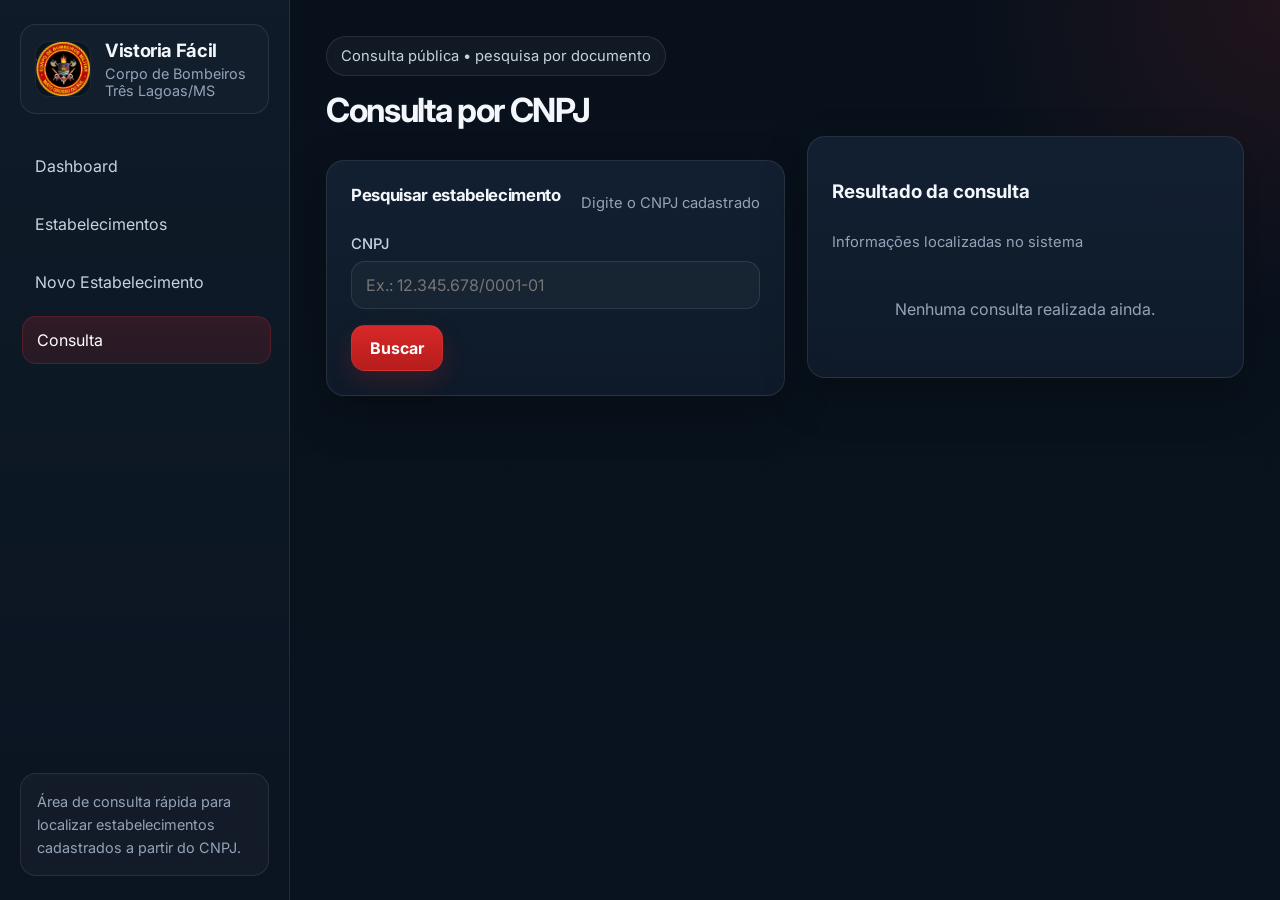
<file: consulta.html>
<!DOCTYPE html>
<html lang="pt-BR">
<head>
<meta charset="UTF-8" />
<meta name="viewport" content="width=device-width, initial-scale=1.0" />
    <title>Consulta por CNPJ - Vistoria Fácil</title>
    <link rel="icon" type="image/jpeg" href="assets/favicon.png" />
    <link rel="stylesheet" href="style.css" />
</head>
<body>
    <div class="layout">
    <aside class="sidebar">
        <div class="sidebar-top">
        <div class="brand">
            <img src="assets/favicon.png" alt="Logo do sistema" class="brand-logo" />
            <div class="brand-text">
            <h2>Vistoria Fácil</h2>
            <p>Corpo de Bombeiros <br />
                Três Lagoas/MS</p>
            </div>
        </div>

        <nav class="nav-links">
            <a href="index.html">Dashboard</a>
            <a href="estabelecimentos.html">Estabelecimentos</a>
            <a href="novo-estabelecimento.html">Novo Estabelecimento</a>
            <a href="consulta.html" class="ativo">Consulta</a>
        </nav>
        </div>

        <div class="sidebar-footer">
        Área de consulta rápida para localizar estabelecimentos cadastrados a partir do CNPJ.
        </div>
    </aside>

    <main class="content">
        <div class="page-header">
        <div>
            <span class="hero-badge">Consulta pública • pesquisa por documento</span>
            <h1>Consulta por CNPJ</h1>
        </div>
        </div>

        <section class="search-layout">
        <div class="box">
            <div class="section-head">
            <h3>Pesquisar estabelecimento</h3>
            <span class="section-note">Digite o CNPJ cadastrado</span>
            </div>

            <div class="form-group">
            <label for="cnpjBusca">CNPJ</label>
            <input type="text" id="cnpjBusca" placeholder="Ex.: 12.345.678/0001-01" />
            </div>

            <div style="margin-top: 16px;">
            <button class="btn" onclick="consultar()">Buscar</button>
            </div>
        </div>

        <div class="result-card">
            <div class="section-head">
            <h3>Resultado da consulta</h3>
            <span class="section-note">Informações localizadas no sistema</span>
            </div>

            <div id="resultadoConsulta" class="empty-state">
            Nenhuma consulta realizada ainda.
            </div>
        </div>
        </section>
    </main>
    </div>

    <script src="script.js"></script>
</body>
</html>
</file>
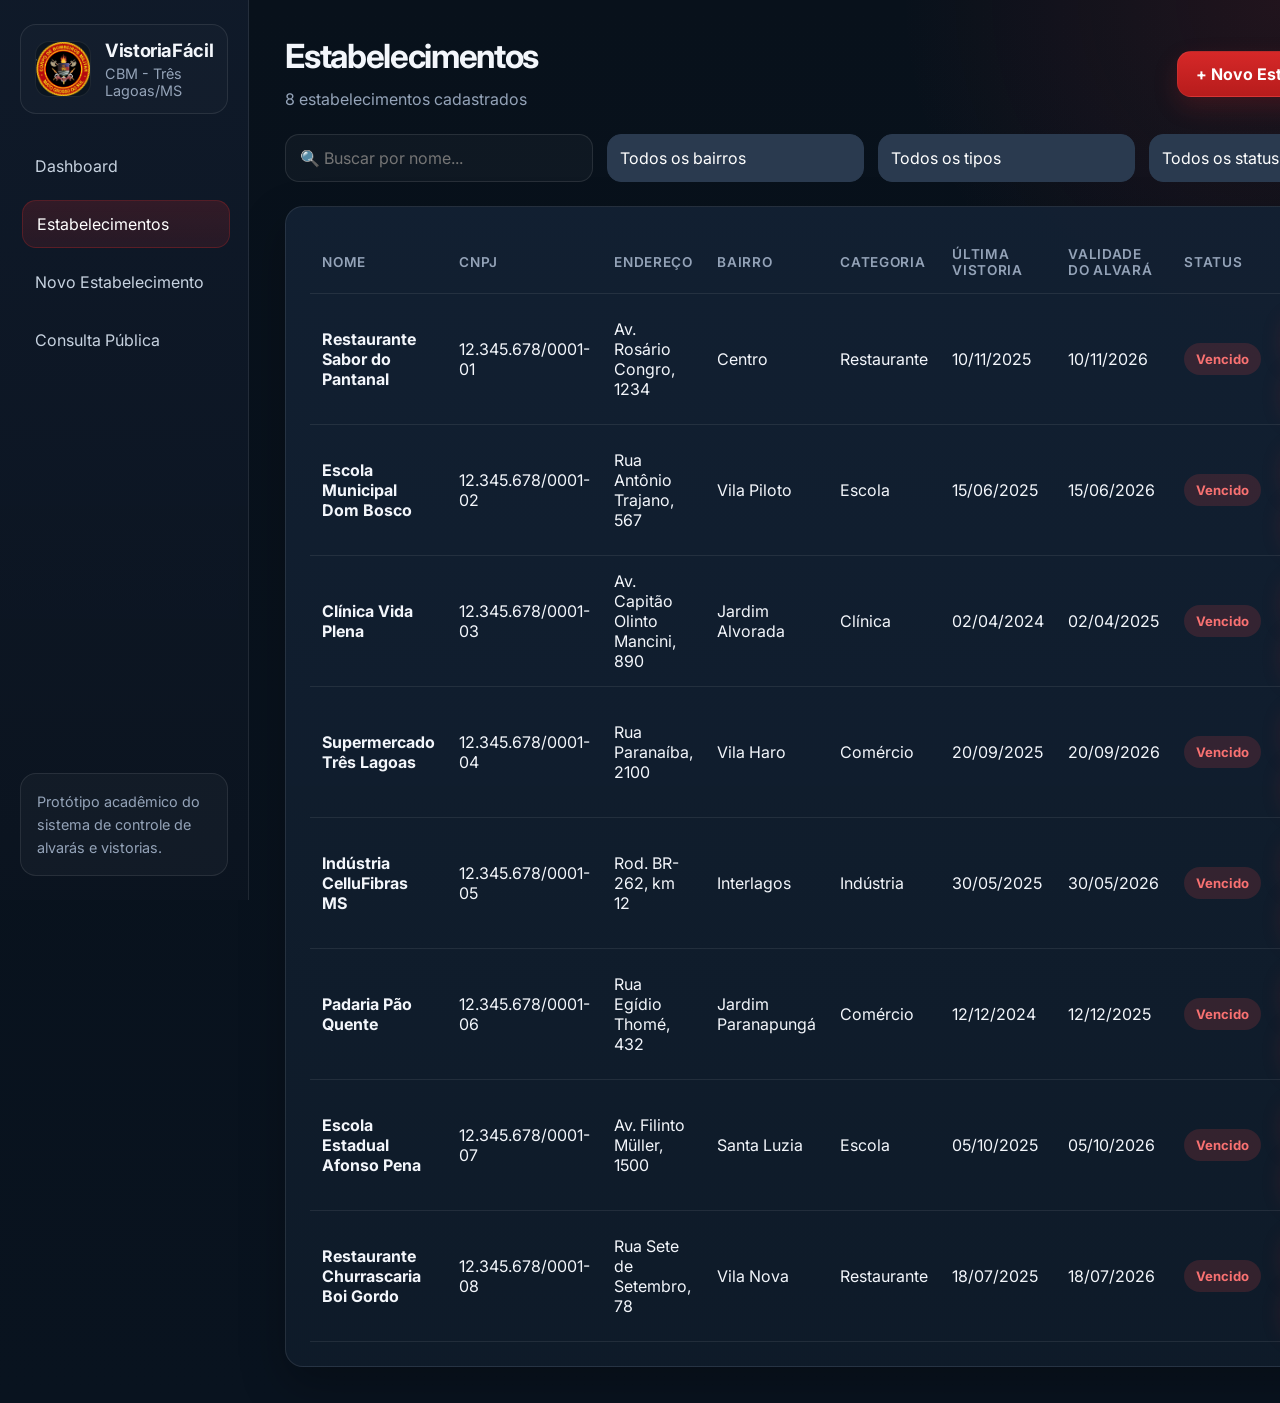
<file: estabelecimento.html>
<!DOCTYPE html>
<html lang="pt-BR">
<head>
    <!-- Configurações básicas -->
    <meta charset="UTF-8" />
    <meta name="viewport" content="width=device-width, initial-scale=1.0" />
    <title>Estabelecimentos - VistoriaFácil</title>

    <!-- Ícone da aba -->
    <link rel="icon" type="image/png" href="assets/favicon.png" />

    <!-- Arquivo de estilos -->
    <link rel="stylesheet" href="style.css" />
</head>
<body>
<div class="layout">

    <!-- 
        MENU LATERAL (SIDEBAR)
        Navegação principal do sistema.
    -->
    <aside class="sidebar">
        <div class="sidebar-top">

            <!-- Marca do sistema com logo -->
            <div class="brand">
                <img src="assets/logo.png" alt="Logo" class="brand-logo" />
                <div class="brand-text">
                    <h2>VistoriaFácil</h2>
                    <p>CBM - Três Lagoas/MS</p>
                </div>
            </div>

            <!-- Links de navegação -->
            <nav class="nav-links">
                <a href="index.html">Dashboard</a>
                <a href="estabelecimentos.html" class="ativo">Estabelecimentos</a>
                <a href="novo-estabelecimento.html">Novo Estabelecimento</a>
                <a href="consulta.html">Consulta Pública</a>
            </nav>
        </div>

        <div class="sidebar-footer">
            Protótipo acadêmico do sistema de controle de alvarás e vistorias.
        </div>
    </aside>

    <!-- 
        CONTEÚDO PRINCIPAL
        Área que mostra a listagem de estabelecimentos.
    -->
    <main class="content">

        <!-- Cabeçalho da tela com título e botão de novo cadastro -->
        <div class="page-header row-between">
            <div>
                <h1>Estabelecimentos</h1>
                <p id="contador">8 de 8 estabelecimentos cadastrados</p>
            </div>
            <a href="novo-estabelecimento.html" class="btn">+ Novo Estabelecimento</a>
        </div>

        <!-- 
            FILTROS DE PESQUISA
            Permite buscar por nome, bairro, tipo e status.
        -->
        <div class="filtros">
            <input type="text" id="busca" placeholder="🔍 Buscar por nome..." oninput="filtrar()" />

            <select id="filtroBairro" onchange="filtrar()">
                <option value="">Todos os bairros</option>
                <option>Centro</option>
                <option>Vila Piloto</option>
                <option>Jardim Alvorada</option>
                <option>Vila Haro</option>
                <option>Interlagos</option>
                <option>Jardim Paranapungá</option>
                <option>Santa Luzia</option>
                <option>Vila Nova</option>
            </select>

            <select id="filtroTipo" onchange="filtrar()">
                <option value="">Todos os tipos</option>
                <option>Restaurante</option>
                <option>Escola</option>
                <option>Clínica</option>
                <option>Comércio</option>
                <option>Indústria</option>
            </select>

            <select id="filtroStatus" onchange="filtrar()">
                <option value="">Todos os status</option>
                <option>Em Dia</option>
                <option>A Vencer</option>
                <option>Vencido</option>
            </select>
        </div>

        <!-- 
            TABELA DE ESTABELECIMENTOS
            Exibe os dados de cada estabelecimento cadastrado.
        -->
        <div class="box">
            <table>
                <thead>
                    <tr>
                        <th>Nome</th>
                        <th>CNPJ</th>
                        <th>Endereço</th>
                        <th>Bairro</th>
                        <th>Categoria</th>
                        <th>Última Vistoria</th>
                        <th>Validade do Alvará</th>
                        <th>Status</th>
                        <th>Ações</th>
                    </tr>
                </thead>
                <tbody id="tabela-corpo">
                    <!-- Preenchido pelo JavaScript -->
                </tbody>
            </table>
        </div>

    </main>
</div>

<!-- Arquivo JavaScript -->
<script src="script.js"></script>
</body>
</html>
</file>
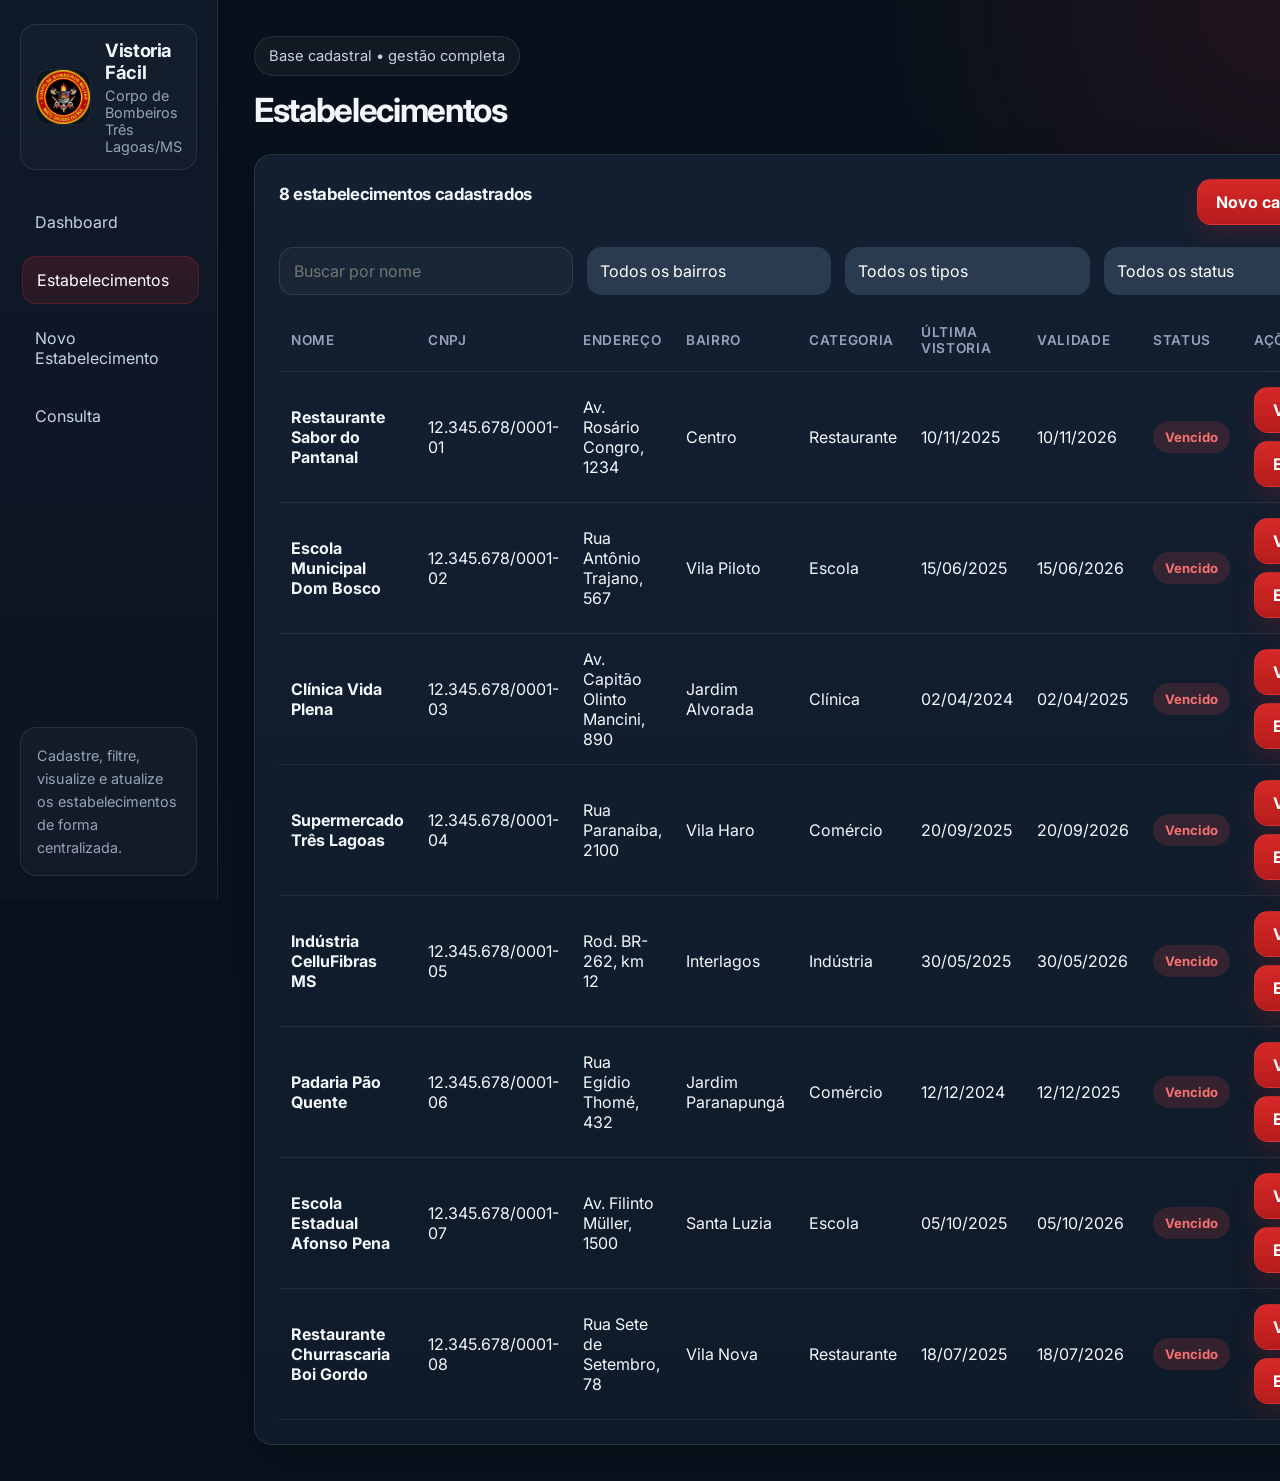
<file: estabelecimentos.html>
<!DOCTYPE html>
<html lang="pt-BR">
<head>
    <meta charset="UTF-8" />
    <meta name="viewport" content="width=device-width, initial-scale=1.0" />
    <title>Estabelecimentos - Vistoria Fácil</title>
    <link rel="icon" type="image/jpeg" href="assets/favicon.png" />
    <link rel="stylesheet" href="style.css" />
</head>
<body>
    <div class="layout">
    <aside class="sidebar">
        <div class="sidebar-top">
        <div class="brand">
            <img src="assets/favicon.png" alt="Logo do sistema" class="brand-logo" />
            <div class="brand-text">
            <h2>Vistoria Fácil</h2>
            <p>Corpo de Bombeiros <br />
                Três Lagoas/MS</p>
            </div>
        </div>

        <nav class="nav-links">
            <a href="index.html">Dashboard</a>
            <a href="estabelecimentos.html" class="ativo">Estabelecimentos</a>
            <a href="novo-estabelecimento.html">Novo Estabelecimento</a>
            <a href="consulta.html">Consulta</a>
        </nav>
        </div>

        <div class="sidebar-footer">
        Cadastre, filtre, visualize e atualize os estabelecimentos de forma centralizada.
        </div>
    </aside>

    <main class="content">
        <div class="page-header">
        <div>
            <span class="hero-badge">Base cadastral • gestão completa</span>
            <h1>Estabelecimentos</h1>
        </div>
        </div>

        <section class="box">
        <div class="row-between">
            <h3 id="contador">0 estabelecimentos cadastrados</h3>
            <a href="novo-estabelecimento.html" class="btn">Novo cadastro</a>
        </div>

        <div class="filtros">
            <input type="text" id="busca" placeholder="Buscar por nome" oninput="filtrar()" />

            <select id="filtroBairro" onchange="filtrar()">
            <option value="">Todos os bairros</option>
            <option>Centro</option>
            <option>Vila Piloto</option>
            <option>Jardim Alvorada</option>
            <option>Vila Haro</option>
            <option>Interlagos</option>
            <option>Jardim Paranapungá</option>
            <option>Santa Luzia</option>
            <option>Vila Nova</option>
            </select>

            <select id="filtroTipo" onchange="filtrar()">
            <option value="">Todos os tipos</option>
            <option>Restaurante</option>
            <option>Escola</option>
            <option>Clínica</option>
            <option>Comércio</option>
            <option>Indústria</option>
            </select>

            <select id="filtroStatus" onchange="filtrar()">
            <option value="">Todos os status</option>
            <option>Em Dia</option>
            <option>A Vencer</option>
            <option>Vencido</option>
            </select>
        </div>

        <div class="table-wrap">
            <table>
            <thead>
                <tr>
                <th>Nome</th>
                <th>CNPJ</th>
                <th>Endereço</th>
                <th>Bairro</th>
                <th>Categoria</th>
                <th>Última vistoria</th>
                <th>Validade</th>
                <th>Status</th>
                <th>Ações</th>
                </tr>
            </thead>
            <tbody id="tabela-corpo"></tbody>
            </table>
        </div>
        </section>
    </main>
    </div>

    <div class="modal-overlay" id="modalVisualizacao">
    <div class="modal">
        <div class="modal-header">
        <h3 class="modal-title">Detalhes do estabelecimento</h3>
        <button class="icon-btn" onclick="fecharModal()" aria-label="Fechar">✕</button>
        </div>

        <div class="modal-grid" id="modalConteudo"></div>

        <div class="modal-actions">
        <button class="btn btn-secundario" onclick="fecharModal()">Fechar</button>
        </div>
    </div>
    </div>

    <script src="script.js"></script>
</body>
</html>
</file>
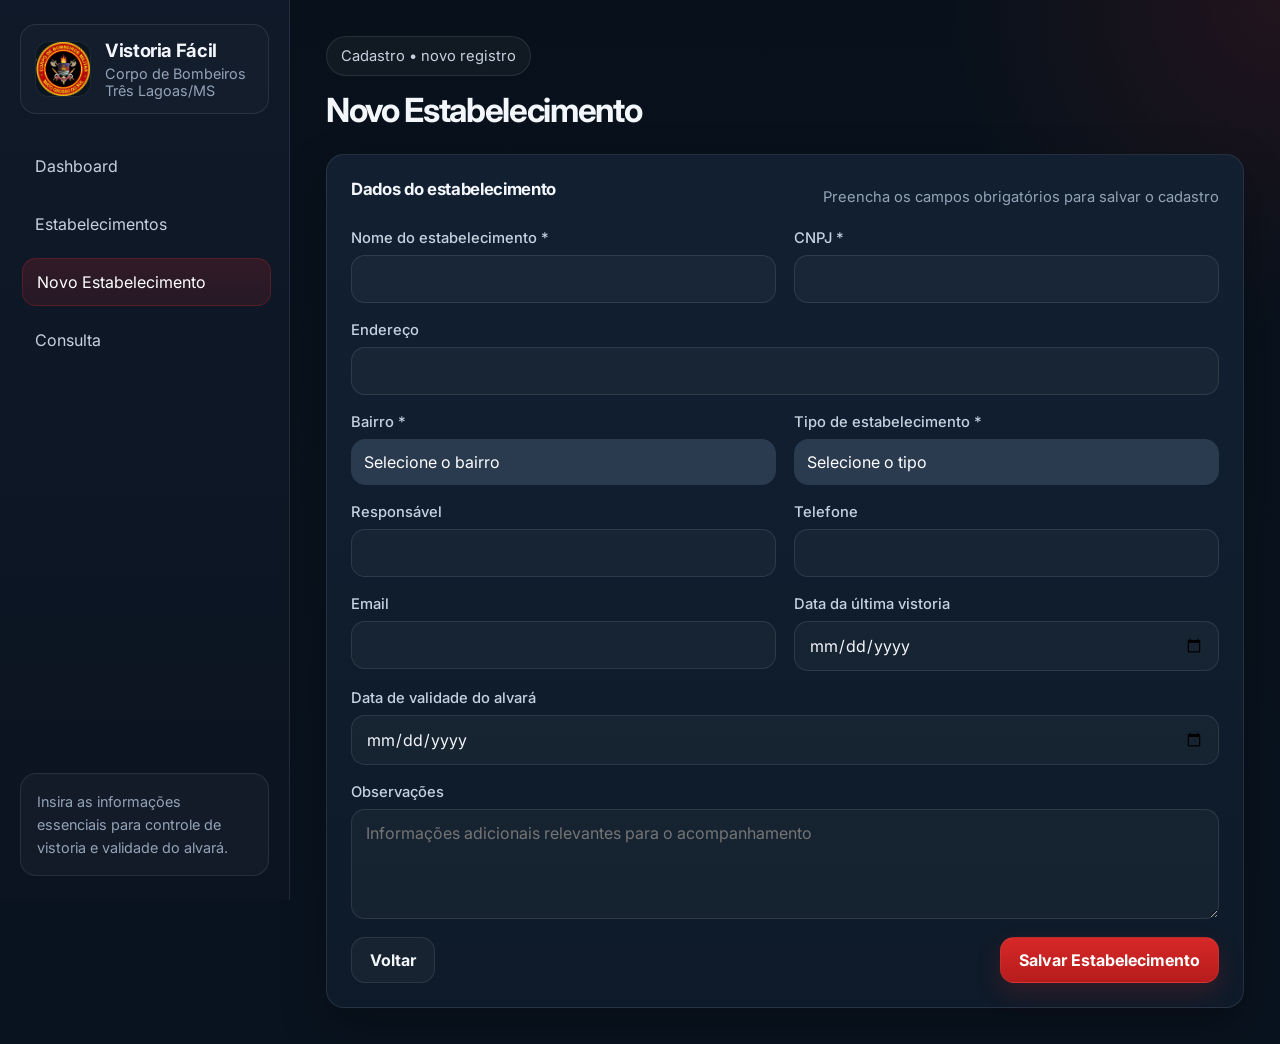
<file: novo-estabelecimento.html>
<!DOCTYPE html>
<html lang="pt-BR">
<head>
    <meta charset="UTF-8" />
    <meta name="viewport" content="width=device-width, initial-scale=1.0" />
    <title>Novo Estabelecimento - Vistoria Fácil</title>
    <link rel="icon" type="image/jpeg" href="assets/favicon.png" />
    <link rel="stylesheet" href="style.css" />
</head>
<body>
    <div class="layout">
    <aside class="sidebar">
        <div class="sidebar-top">
        <div class="brand">
            <img src="assets/favicon.png" alt="Logo do sistema" class="brand-logo" />
            <div class="brand-text">
            <h2>Vistoria Fácil</h2>
            <p>Corpo de Bombeiros <br />
                Três Lagoas/MS</p>
            </div>
        </div>

        <nav class="nav-links">
            <a href="index.html">Dashboard</a>
            <a href="estabelecimentos.html">Estabelecimentos</a>
            <a href="novo-estabelecimento.html" class="ativo">Novo Estabelecimento</a>
            <a href="consulta.html">Consulta</a>
        </nav>
        </div>

        <div class="sidebar-footer">
        Insira as informações essenciais para controle de vistoria e validade do alvará.
        </div>
    </aside>

    <main class="content">
        <div class="page-header">
        <div>
            <span class="hero-badge">Cadastro • novo registro</span>
            <h1>Novo Estabelecimento</h1>
        </div>
        </div>

        <section class="box">
        <div class="section-head">
            <h3>Dados do estabelecimento</h3>
            <span class="section-note">Preencha os campos obrigatórios para salvar o cadastro</span>
        </div>

        <form class="form-grid" id="formEstabelecimento">
            <div class="form-group">
            <label for="nome">Nome do estabelecimento *</label>
            <input type="text" id="nome" required />
            </div>

            <div class="form-group">
            <label for="cnpj">CNPJ *</label>
            <input type="text" id="cnpj" required />
            </div>

            <div class="form-group full">
            <label for="endereco">Endereço</label>
            <input type="text" id="endereco" />
            </div>

            <div class="form-group">
            <label for="bairro">Bairro *</label>
            <select id="bairro" required>
                <option value="">Selecione o bairro</option>
                <option>Centro</option>
                <option>Vila Piloto</option>
                <option>Jardim Alvorada</option>
                <option>Vila Haro</option>
                <option>Interlagos</option>
                <option>Jardim Paranapungá</option>
                <option>Santa Luzia</option>
                <option>Vila Nova</option>
            </select>
            </div>

            <div class="form-group">
            <label for="categoria">Tipo de estabelecimento *</label>
            <select id="categoria" required>
                <option value="">Selecione o tipo</option>
                <option>Restaurante</option>
                <option>Escola</option>
                <option>Clínica</option>
                <option>Comércio</option>
                <option>Indústria</option>
            </select>
            </div>

            <div class="form-group">
            <label for="responsavel">Responsável</label>
            <input type="text" id="responsavel" />
            </div>

            <div class="form-group">
            <label for="telefone">Telefone</label>
            <input type="text" id="telefone" />
            </div>

            <div class="form-group">
            <label for="email">Email</label>
            <input type="email" id="email" />
            </div>

            <div class="form-group">
            <label for="ultimaVistoria">Data da última vistoria</label>
            <input type="date" id="ultimaVistoria" />
            </div>

            <div class="form-group full">
            <label for="validade">Data de validade do alvará</label>
            <input type="date" id="validade" />
            </div>

            <div class="form-group full">
            <label for="observacoes">Observações</label>
            <textarea id="observacoes" placeholder="Informações adicionais relevantes para o acompanhamento"></textarea>
            </div>

            <div class="full row-between">
            <a href="estabelecimentos.html" class="btn btn-secundario">Voltar</a>
            <button type="submit" class="btn">Salvar Estabelecimento</button>
            </div>
        </form>
        </section>
    </main>
    </div>

    <script src="script.js"></script>
</body>
</html>
</file>
<file: style.css>
@import url('https://fonts.googleapis.com/css2?family=Inter:wght@400;500;600;700;800&display=swap');

:root {
    --bg: #08111b;
    --bg-soft: #0d1724;
    --panel: #101b2a;
    --panel-2: #132133;
    --panel-3: #17283d;
    --border: rgba(255,255,255,0.09);
    --border-strong: rgba(255,255,255,0.14);
    --text: #f3f6fb;
    --muted: #94a3b8;
    --muted-2: #c7d2e0;
    --primary: #d62828;
    --primary-hover: #b91c1c;
    --primary-soft: rgba(214, 40, 40, 0.14);
    --success: #22c55e;
    --success-soft: rgba(34,197,94,.14);
    --warning: #f59e0b;
    --warning-soft: rgba(245,158,11,.14);
    --danger: #ef4444;
    --danger-soft: rgba(239,68,68,.16);
    --shadow: 0 18px 45px rgba(0,0,0,.28);
    --radius: 18px;
    --radius-sm: 12px;
    --transition: 180ms ease;
}

* {
    box-sizing: border-box;
}

html {
    scroll-behavior: smooth;
}

body {
    margin: 0;
    font-family: 'Inter', sans-serif;
    background:
    radial-gradient(circle at top right, rgba(214,40,40,.12), transparent 20%),
    linear-gradient(180deg, #08111b 0%, #09131f 100%);
    color: var(--text);
}

a {
    color: inherit;
}

button,
input,
select,
textarea {
    font: inherit;
}

.layout {
    display: flex;
    min-height: 100vh;
}

.sidebar {
    width: 290px;
    background: linear-gradient(180deg, rgba(16,27,42,.95), rgba(11,20,32,.98));
    border-right: 1px solid var(--border);
    display: flex;
    flex-direction: column;
    justify-content: space-between;
    padding: 24px 20px;
    position: sticky;
    top: 0;
    height: 100vh;
}

.brand {
    display: flex;
    align-items: center;
    gap: 14px;
    margin-bottom: 28px;
    padding: 14px;
    border: 1px solid var(--border);
    border-radius: 16px;
    background: rgba(255,255,255,.02);
}

.brand-logo {
    width: 56px;
    height: 56px;
    object-fit: cover;
    border-radius: 14px;
    border: 1px solid rgba(255,255,255,.08);
    background: #0b1520;
}

.brand-text h2 {
    margin: 0;
    font-size: 1.15rem;
    letter-spacing: -0.02em;
}

.brand-text p {
    margin: 4px 0 0;
    color: var(--muted);
    font-size: .9rem;
}

.nav-links {
    display: flex;
    flex-direction: column;
    gap: 10px;
}

.nav-links a {
    text-decoration: none;
    color: var(--muted-2);
    padding: 13px 14px;
    border-radius: 14px;
    transition: var(--transition);
    border: 1px solid transparent;
}

.nav-links a:hover,
.nav-links a.ativo {
    background: linear-gradient(180deg, rgba(214,40,40,.18), rgba(214,40,40,.12));
    color: #fff;
    border-color: rgba(214,40,40,.25);
    transform: translateX(2px);
}

.sidebar-footer {
    margin-top: 24px;
    padding: 16px;
    border-radius: 16px;
    background: rgba(255,255,255,.03);
    border: 1px solid var(--border);
    color: var(--muted);
    font-size: .9rem;
    line-height: 1.6;
}

.content {
    flex: 1;
    padding: 36px;
}

.page-header {
    display: flex;
    justify-content: space-between;
    align-items: flex-start;
    gap: 18px;
    flex-wrap: wrap;
    margin-bottom: 6px;
}

.page-header h1 {
    margin: 0;
    font-size: clamp(2rem, 2.6vw, 2.7rem);
    letter-spacing: -0.04em;
}

.page-header p {
    margin: 10px 0 0;
    color: var(--muted);
    max-width: 760px;
    line-height: 1.65;
}

.hero-badge {
    display: inline-flex;
    align-items: center;
    gap: 8px;
    padding: 10px 14px;
    border-radius: 999px;
    background: rgba(255,255,255,.04);
    border: 1px solid var(--border);
    color: var(--muted-2);
    font-size: .92rem;
    margin-bottom: 14px;
}

.cards {
    display: grid;
    grid-template-columns: repeat(4, minmax(0, 1fr));
    gap: 18px;
    margin-top: 26px;
}

.card,
.box,
.grafico-card,
.result-card {
    background: linear-gradient(180deg, rgba(19,33,51,.92), rgba(15,27,42,.95));
    border: 1px solid var(--border);
    border-radius: var(--radius);
    box-shadow: var(--shadow);
}

.card {
    padding: 22px;
    position: relative;
    overflow: hidden;
}

.card::before {
    content: '';
    position: absolute;
    inset: 0;
    background: linear-gradient(135deg, rgba(255,255,255,.05), transparent 45%);
    pointer-events: none;
}

.card span {
    display: block;
    font-size: .92rem;
    color: var(--muted);
    margin-bottom: 14px;
}

.card h2 {
    margin: 0;
    font-size: 2rem;
    letter-spacing: -0.04em;
}

.verde {
    color: var(--success);
}

.amarelo {
    color: var(--warning);
}

.vermelho {
    color: var(--danger);
}

.box {
    padding: 24px;
    margin-top: 24px;
}

.box h3,
.grafico-card h3 {
    margin: 0 0 16px;
    font-size: 1.05rem;
    letter-spacing: -0.02em;
}

.section-head {
    display: flex;
    justify-content: space-between;
    align-items: center;
    gap: 12px;
    margin-bottom: 14px;
    flex-wrap: wrap;
}

.section-note {
    color: var(--muted);
    font-size: .92rem;
}

.graficos {
    display: grid;
    grid-template-columns: 1.6fr 1fr;
    gap: 20px;
    margin-top: 24px;
}

.grafico-card {
    padding: 22px;
}

.grafico-wrap {
    position: relative;
    height: 320px;
    width: 100%;
}

.grafico-wrap canvas {
    width: 100% !important;
    height: 100% !important;
}

.table-wrap {
    overflow-x: auto;
}

table {
    width: 100%;
    border-collapse: collapse;
    min-width: 760px;
}

table th,
table td {
    text-align: left;
    padding: 15px 12px;
    border-bottom: 1px solid rgba(255,255,255,.08);
    vertical-align: middle;
}

table th {
    color: var(--muted);
    font-size: .85rem;
    font-weight: 600;
    text-transform: uppercase;
    letter-spacing: .05em;
}

table tbody tr {
    transition: var(--transition);
}

table tbody tr:hover {
    background: rgba(255,255,255,.025);
}

.status {
    display: inline-flex;
    align-items: center;
    gap: 8px;
    padding: 8px 12px;
    border-radius: 999px;
    font-size: .82rem;
    font-weight: 700;
}

.status-dia {
    background: var(--success-soft);
    color: var(--success);
}

.status-avencer {
    background: var(--warning-soft);
    color: #fbbf24;
}

.status-vencido {
    background: var(--danger-soft);
    color: #f87171;
}

.form-grid {
    display: grid;
    grid-template-columns: repeat(2, minmax(0, 1fr));
    gap: 18px;
}

.form-group {
    display: flex;
    flex-direction: column;
    gap: 8px;
}

.form-group label {
    color: var(--muted-2);
    font-size: .92rem;
    font-weight: 500;
}

.form-group input,
.form-group select,
.form-group textarea,
.filtros input,
.filtros select {
    background: rgba(255,255,255,.03);
    border: 1px solid rgba(255,255,255,.1);
    border-radius: 14px;
    color: var(--text);
    padding: 13px 14px;
    outline: none;
    transition: var(--transition);
}

.form-group input:focus,
.form-group select:focus,
.form-group textarea:focus,
.filtros input:focus,
.filtros select:focus {
    border-color: rgba(214,40,40,.5);
    box-shadow: 0 0 0 4px rgba(214,40,40,.12);
}

.form-group textarea {
    min-height: 110px;
    resize: vertical;
}

.full {
    grid-column: 1 / -1;
}

.btn,
button.btn {
    display: inline-flex;
    align-items: center;
    justify-content: center;
    gap: 8px;
    background: linear-gradient(180deg, var(--primary), #b71c1c);
    color: #fff;
    text-decoration: none;
    border: 1px solid rgba(255,255,255,.06);
    padding: 12px 18px;
    border-radius: 14px;
    cursor: pointer;
    font-weight: 700;
    transition: var(--transition);
    box-shadow: 0 10px 24px rgba(214,40,40,.18);
}

.btn:hover,
button.btn:hover {
    transform: translateY(-1px);
    background: linear-gradient(180deg, #e23a3a, var(--primary-hover));
}

.btn-secundario {
    background: rgba(255,255,255,.04);
    box-shadow: none;
    border: 1px solid rgba(255,255,255,.09);
    color: var(--text);
}

.filtros {
    display: grid;
    grid-template-columns: 1.2fr repeat(3, minmax(160px, 1fr));
    gap: 14px;
    margin: 22px 0 14px;
}

.row-between {
    display: flex;
    justify-content: space-between;
    align-items: center;
    gap: 14px;
    flex-wrap: wrap;
}

.alerta-vencidos {
    display: none;
    align-items: flex-start;
    gap: 12px;
    background: linear-gradient(180deg, rgba(239,68,68,.14), rgba(239,68,68,.08));
    color: #fecaca;
    border: 1px solid rgba(239,68,68,.24);
    padding: 16px 18px;
    border-radius: 16px;
    margin: 18px 0 4px;
}

.alerta-vencidos .titulo {
    display: block;
    font-weight: 700;
    margin-bottom: 6px;
    color: #fff;
}

.alerta-vencidos .lista {
    color: #f8caca;
    line-height: 1.6;
}

.kpi-strip {
    display: grid;
    grid-template-columns: repeat(3, minmax(0, 1fr));
    gap: 16px;
    margin-top: 24px;
}

.kpi-mini {
    padding: 18px;
    border-radius: 16px;
    background: rgba(255,255,255,.025);
    border: 1px solid var(--border);
}

.kpi-mini strong {
    display: block;
    font-size: 1.4rem;
    margin-top: 8px;
}

.search-layout {
    display: grid;
    grid-template-columns: 1.05fr 1fr;
    gap: 22px;
    align-items: start;
}

.result-card {
    padding: 24px;
}

.result-card p {
    margin: 0;
    color: var(--muted);
    line-height: 1.7;
}

.result-grid {
    display: grid;
    grid-template-columns: repeat(2, minmax(0, 1fr));
    gap: 14px;
    margin-top: 16px;
}

.result-item {
    background: rgba(255,255,255,.03);
    border: 1px solid var(--border);
    border-radius: 14px;
    padding: 14px;
}

.result-item span {
    display: block;
    color: var(--muted);
    font-size: .83rem;
    margin-bottom: 6px;
}

.empty-state {
    text-align: center;
    padding: 34px 20px;
    color: var(--muted);
}

.table-actions {
    display: flex;
    gap: 8px;
    flex-wrap: wrap;
}

.modal-overlay {
    position: fixed;
    inset: 0;
    background: rgba(5, 10, 16, .72);
    display: none;
    align-items: center;
    justify-content: center;
    padding: 24px;
    z-index: 1000;
}

.modal-overlay.ativo {
    display: flex;
}

.modal {
    width: min(760px, 100%);
    background: linear-gradient(180deg, #122033, #0d1724);
    border: 1px solid var(--border-strong);
    border-radius: 22px;
    padding: 24px;
    box-shadow: var(--shadow);
}

.modal-header {
    display: flex;
    justify-content: space-between;
    align-items: center;
    gap: 12px;
    margin-bottom: 18px;
}

.modal-title {
    margin: 0;
    font-size: 1.25rem;
}

.icon-btn {
    width: 40px;
    height: 40px;
    border-radius: 12px;
    border: 1px solid var(--border);
    background: rgba(255,255,255,.04);
    color: #fff;
    cursor: pointer;
}

.modal-grid {
    display: grid;
    grid-template-columns: repeat(2, minmax(0, 1fr));
    gap: 14px;
}

.modal-field {
    background: rgba(255,255,255,.03);
    border: 1px solid var(--border);
    border-radius: 14px;
    padding: 14px;
}

.modal-field span {
    display: block;
    color: var(--muted);
    font-size: .84rem;
    margin-bottom: 6px;
}

.modal-actions {
    display: flex;
    justify-content: flex-end;
    margin-top: 18px;
}

@media (max-width: 1180px) {
    .cards {
    grid-template-columns: repeat(2, minmax(0, 1fr));
}

    .graficos,
    .search-layout {
    grid-template-columns: 1fr;
}

    .filtros {
    grid-template-columns: repeat(2, minmax(0, 1fr));
}
}

@media (max-width: 920px) {
    .layout {
    flex-direction: column;
}

    .sidebar {
    width: 100%;
    height: auto;
    position: relative;
    border-right: none;
    border-bottom: 1px solid var(--border);
}

    .content {
    padding: 22px;
}
}

@media (max-width: 640px) {
    .cards,
    .form-grid,
    .kpi-strip,
    .result-grid,
    .modal-grid,
    .filtros {
    grid-template-columns: 1fr;
}

    .page-header h1 {
    font-size: 1.8rem;
}

    .content {
    padding: 18px;
}

    .box,
    .grafico-card,
    .card,
    .result-card {
    padding: 18px;
}
}

.form-group select,
.filtros select {
    background-color: #2a3a4f;
    border: 1px solid #2a3a4f;
    color: #fff;
    padding: 12px;
    font-size: 1rem;
    appearance: none;
    -webkit-appearance: none;
    -moz-appearance: none;
}

.form-group select option,
.filtros select option {
    background-color: #0f1a28;
    color: #fff;
}
</file>
